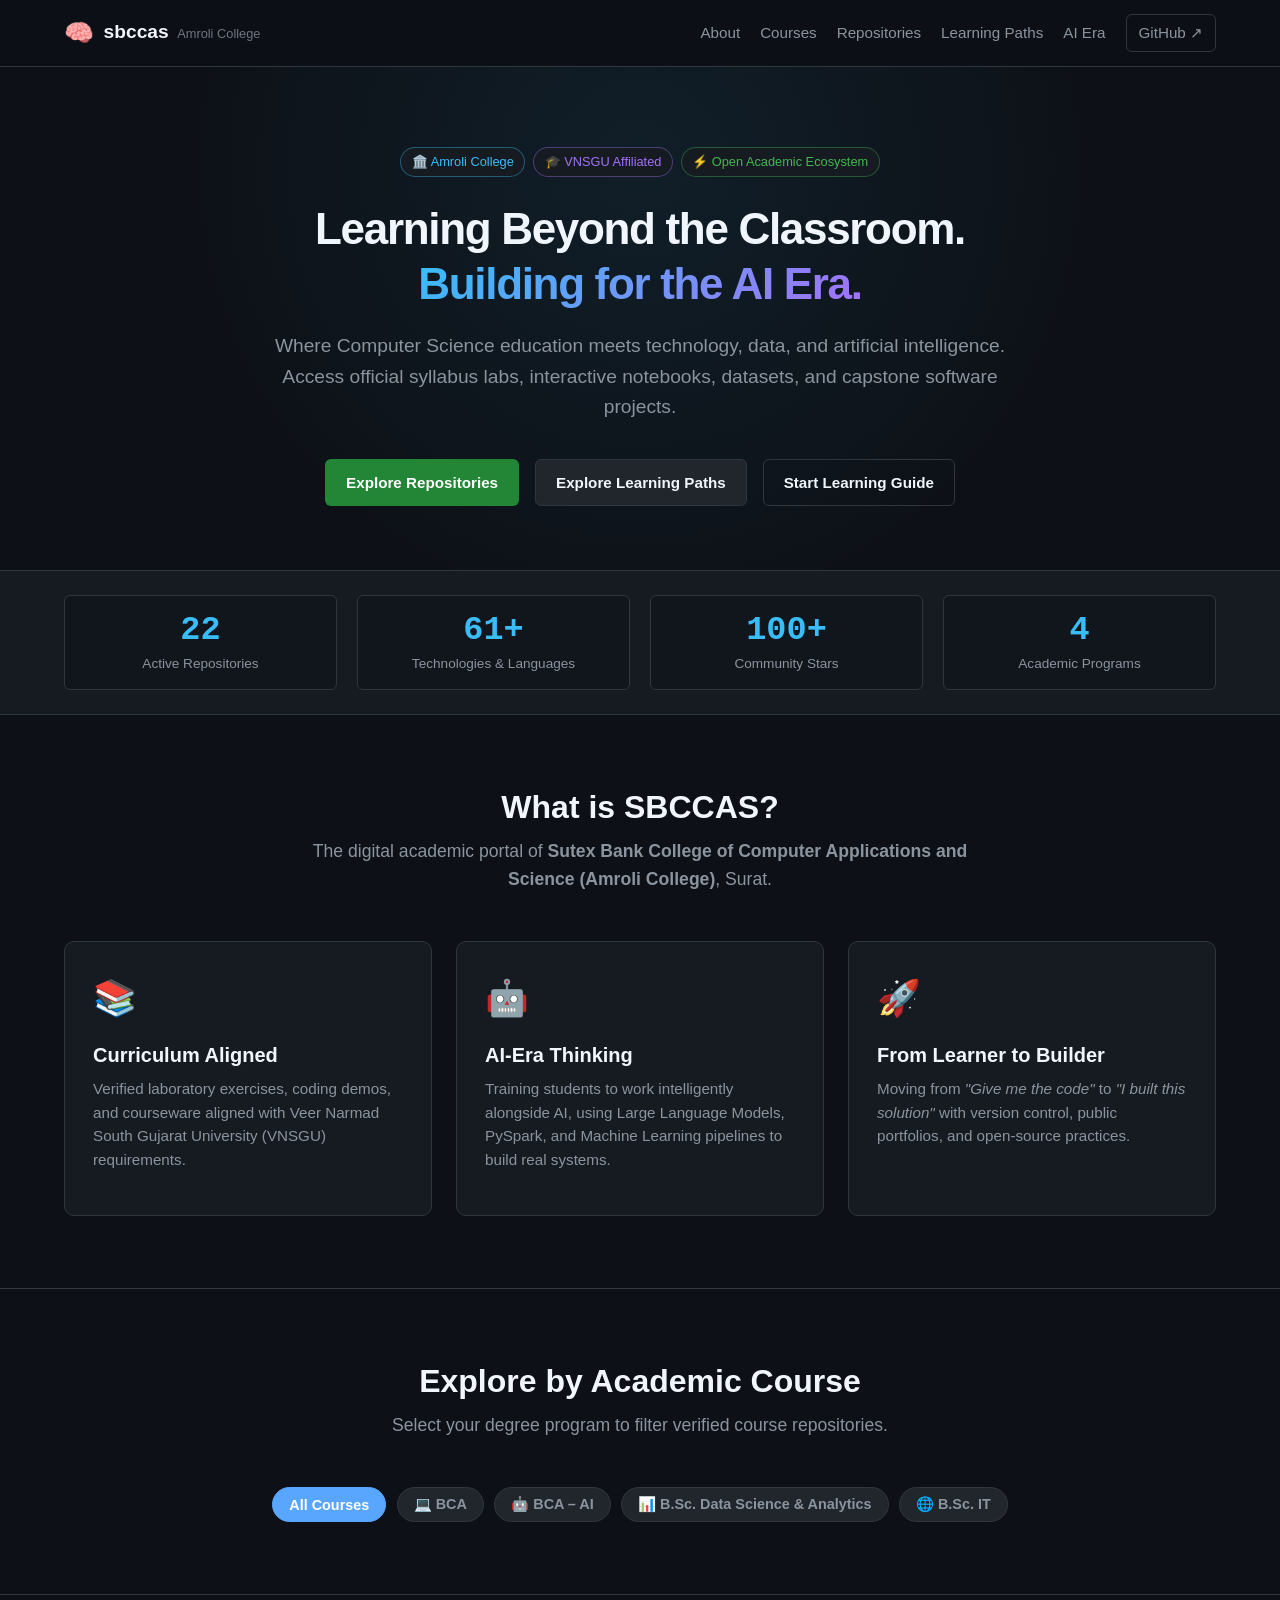
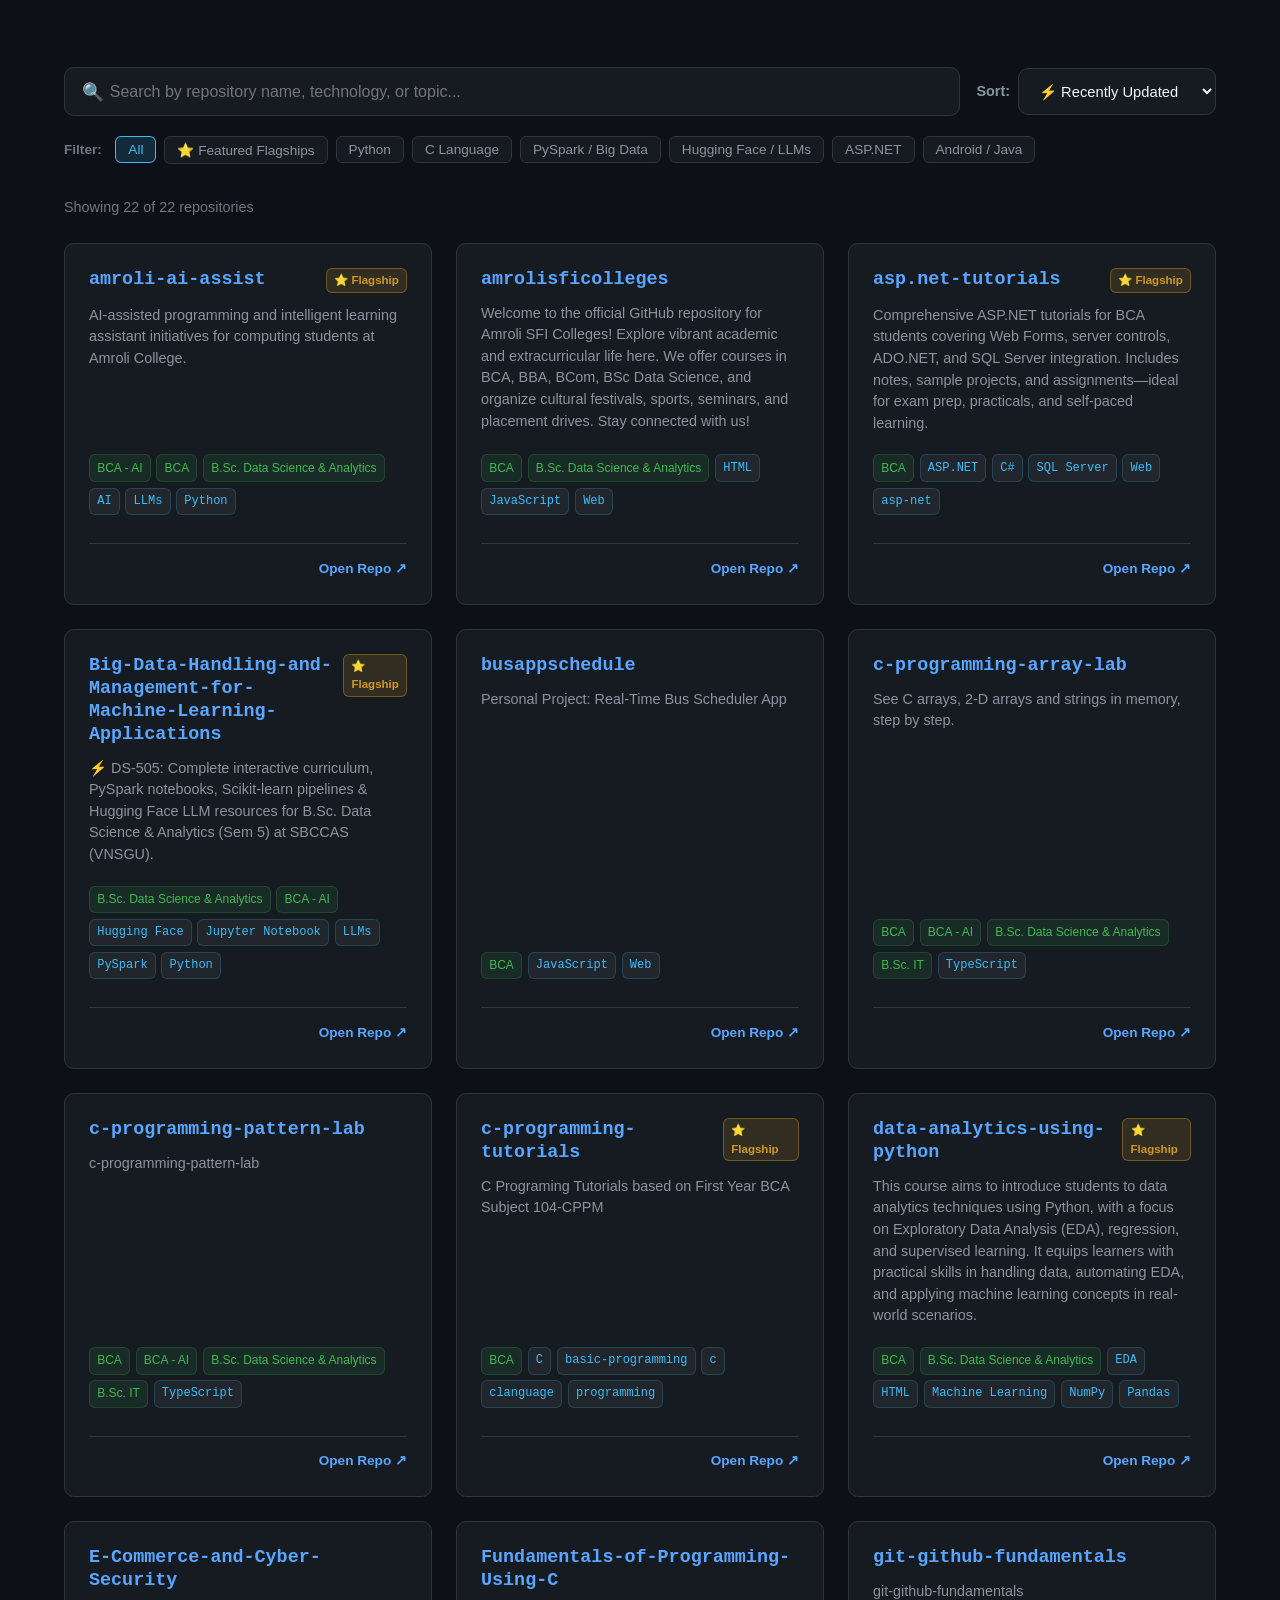
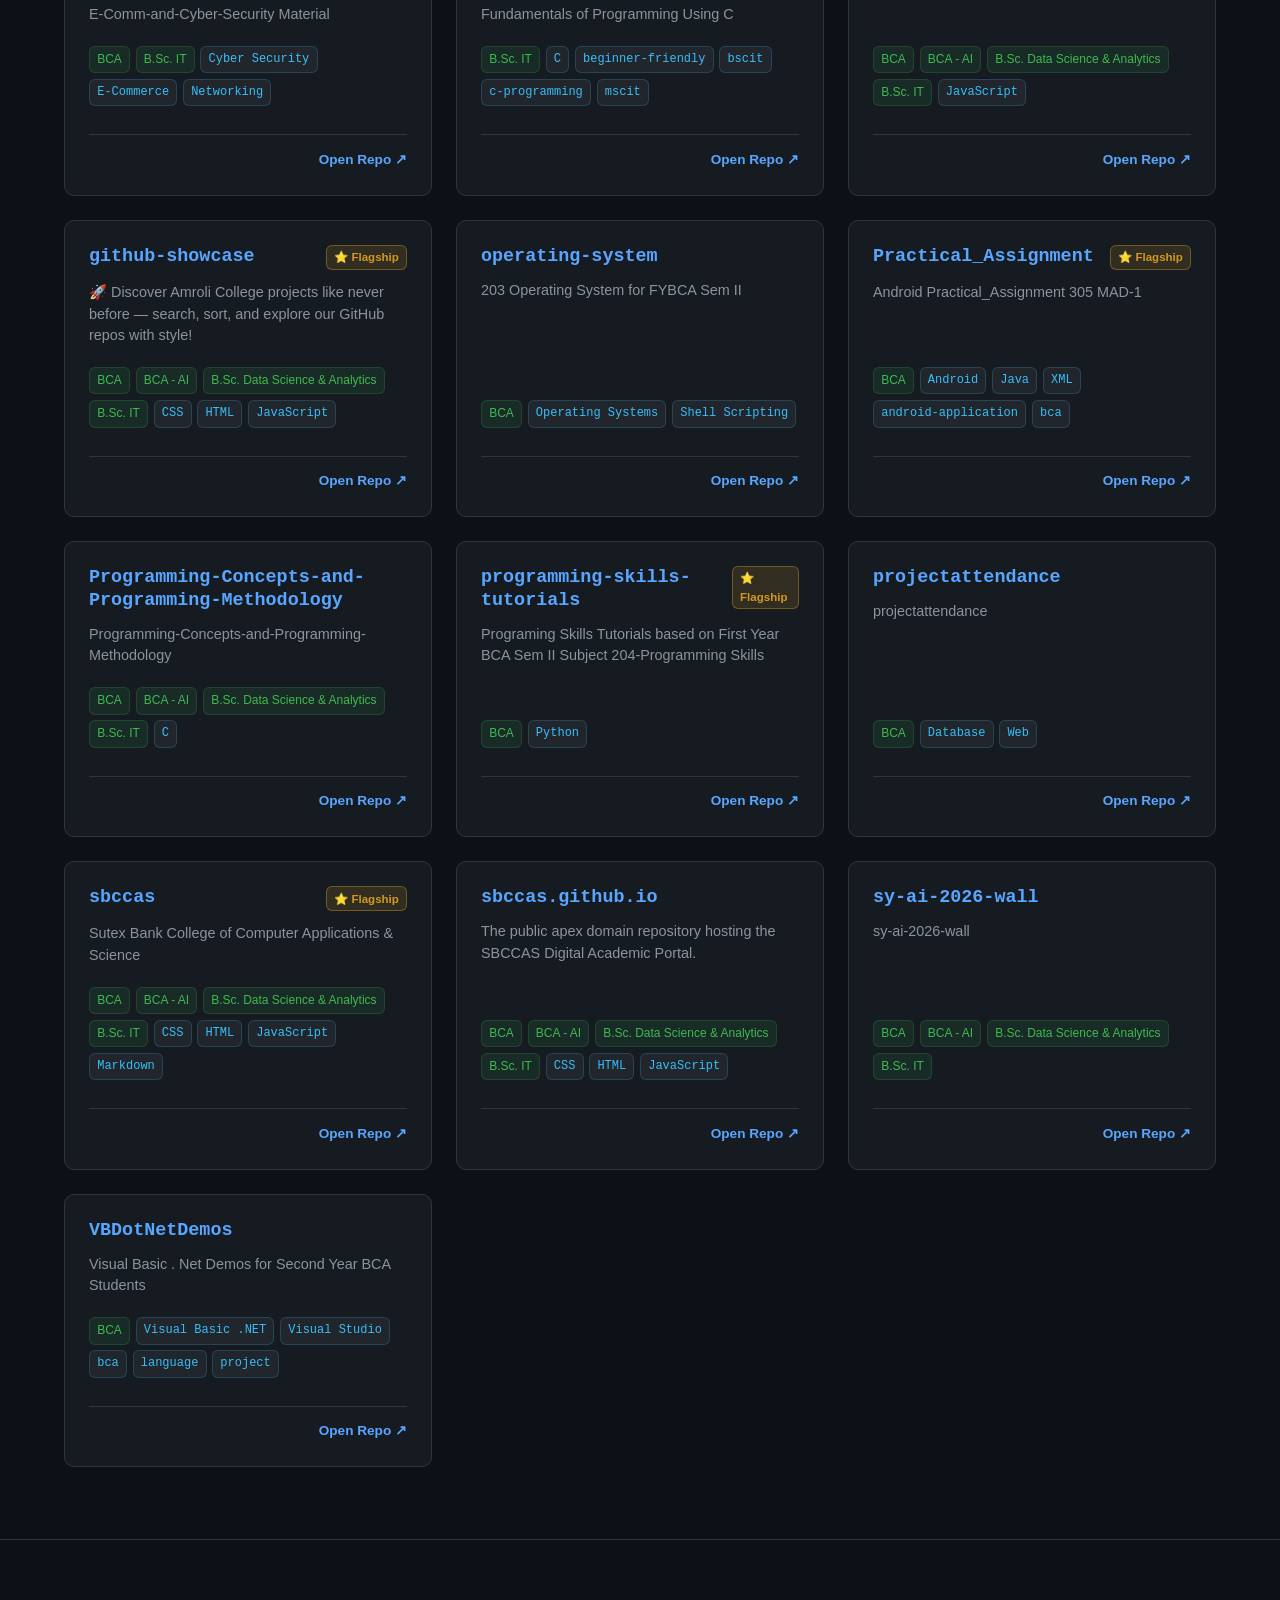
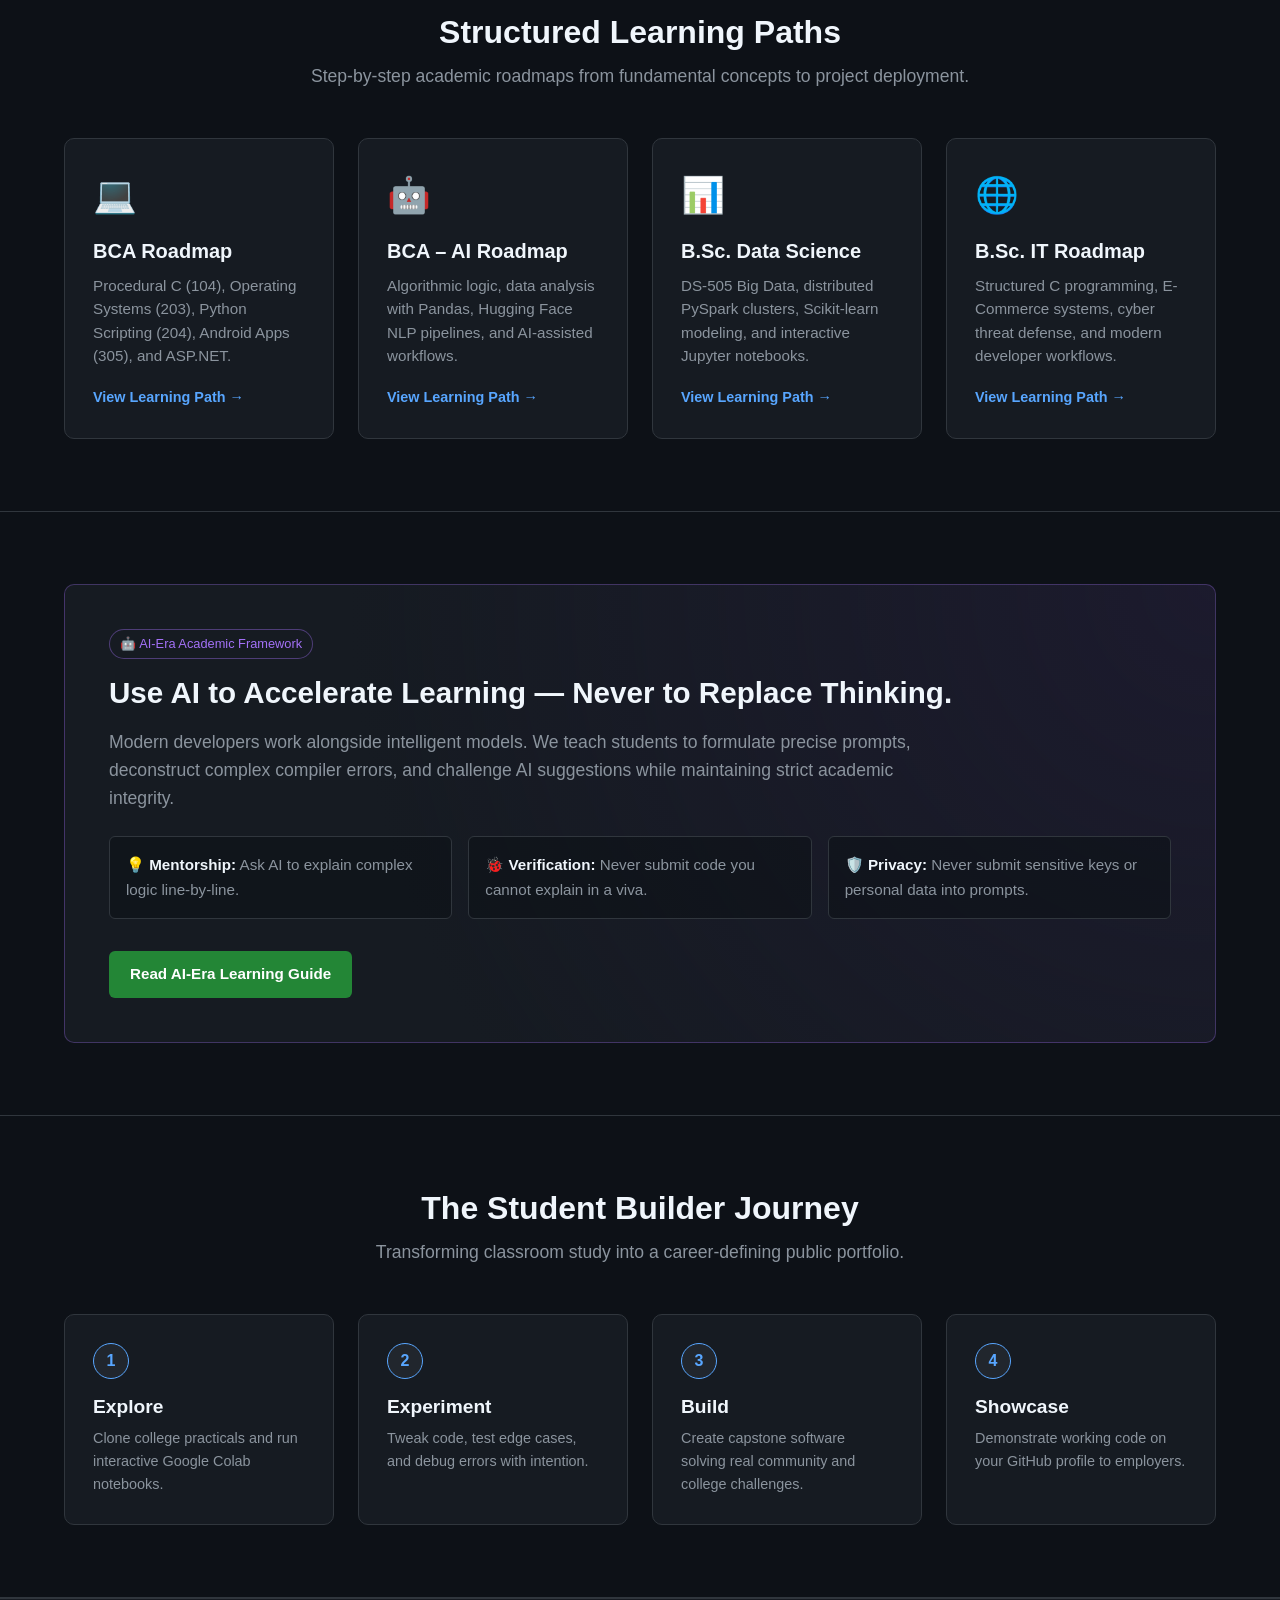
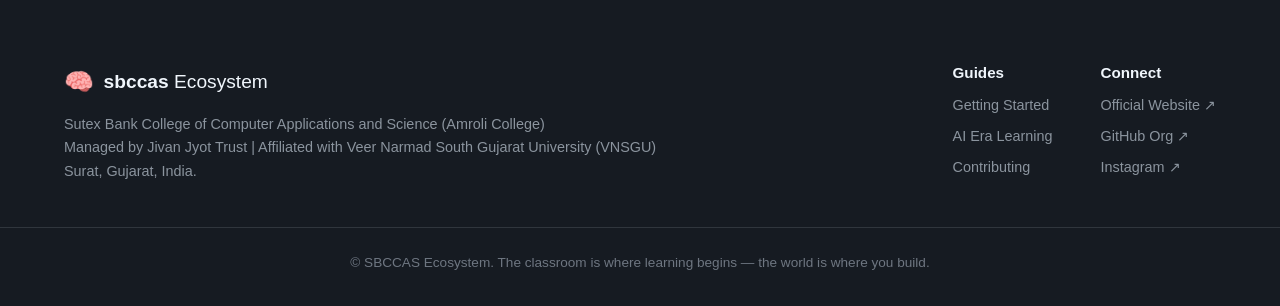
<file: index.html>
<!DOCTYPE html>
<html lang="en">
<head>
  <meta charset="UTF-8">
  <meta name="viewport" content="width=device-width, initial-scale=1.0">
  <title>SBCCAS — Digital Academic Ecosystem | Amroli College</title>
  <meta name="description" content="Official academic technology ecosystem of Sutex Bank College of Computer Applications and Science (Amroli College), VNSGU. Learning Beyond the Classroom. Building for the AI Era.">
  <meta name="keywords" content="SBCCAS, Amroli College, BCA, BCA AI, Data Science, VNSGU, Computer Applications, Python, Machine Learning, GitHub">
  <meta name="author" content="SBCCAS - Amroli College">

  <!-- Open Graph / Meta -->
  <meta property="og:type" content="website">
  <meta property="og:title" content="SBCCAS — Digital Academic Ecosystem">
  <meta property="og:description" content="Learning Beyond the Classroom. Building for the AI Era. Academic resources, datasets, practical programs, and projects.">
  <meta property="og:url" content="https://github.com/sbccas">

  <link rel="stylesheet" href="styles.css">
  <link rel="icon" href="data:image/svg+xml,<svg xmlns='http://www.w3.org/2000/svg' viewBox='0 0 100 100'><text y='.9em' font-size='90'>🧠</text></svg>">
</head>
<body>
  <!-- Header / Navigation -->
  <header class="site-header" role="banner">
    <div class="container header-container">
      <a href="#" class="brand" aria-label="SBCCAS Home">
        <span class="brand-icon">🧠</span>
        <span class="brand-text"><strong>sbccas</strong> <small class="brand-sub">Amroli College</small></span>
      </a>
      <nav class="site-nav" role="navigation" aria-label="Main Navigation">
        <a href="#about">About</a>
        <a href="#courses">Courses</a>
        <a href="#catalog">Repositories</a>
        <a href="#learning-paths">Learning Paths</a>
        <a href="#ai-era">AI Era</a>
        <a href="https://github.com/sbccas" target="_blank" rel="noopener noreferrer" class="btn btn-sm btn-outline">GitHub ↗</a>
      </nav>
    </div>
  </header>

  <!-- Hero Section -->
  <section class="hero-section" id="hero">
    <div class="container hero-container">
      <div class="hero-badge-strip">
        <span class="pill pill-cyan">🏛️ Amroli College</span>
        <span class="pill pill-purple">🎓 VNSGU Affiliated</span>
        <span class="pill pill-green">⚡ Open Academic Ecosystem</span>
      </div>
      <h1 class="hero-title">
        Learning Beyond the Classroom.<br>
        <span class="gradient-text">Building for the AI Era.</span>
      </h1>
      <p class="hero-subtitle">
        Where Computer Science education meets technology, data, and artificial intelligence. 
        Access official syllabus labs, interactive notebooks, datasets, and capstone software projects.
      </p>
      <div class="hero-actions">
        <a href="#catalog" class="btn btn-primary">Explore Repositories</a>
        <a href="#learning-paths" class="btn btn-secondary">Explore Learning Paths</a>
        <a href="docs/GETTING_STARTED.md" class="btn btn-outline">Start Learning Guide</a>
      </div>
    </div>
  </section>

  <!-- Ecosystem Live Statistics -->
  <section class="stats-strip" id="stats" aria-label="Ecosystem Live Metrics">
    <div class="container stats-container">
      <div class="stat-card">
        <span class="stat-number" id="stat-total-repos">--</span>
        <span class="stat-label">Active Repositories</span>
      </div>
      <div class="stat-card">
        <span class="stat-number" id="stat-techs">--</span>
        <span class="stat-label">Technologies & Languages</span>
      </div>
      <div class="stat-card">
        <span class="stat-number" id="stat-stars">--</span>
        <span class="stat-label">Community Stars</span>
      </div>
      <div class="stat-card">
        <span class="stat-number" id="stat-courses">4</span>
        <span class="stat-label">Academic Programs</span>
      </div>
    </div>
  </section>

  <!-- What is SBCCAS -->
  <section class="section section-about" id="about">
    <div class="container">
      <div class="section-header">
        <h2 class="section-title">What is SBCCAS?</h2>
        <p class="section-lead">
          The digital academic portal of <strong>Sutex Bank College of Computer Applications and Science (Amroli College)</strong>, Surat.
        </p>
      </div>

      <div class="grid-3">
        <div class="card info-card">
          <div class="card-icon">📚</div>
          <h3>Curriculum Aligned</h3>
          <p>Verified laboratory exercises, coding demos, and courseware aligned with Veer Narmad South Gujarat University (VNSGU) requirements.</p>
        </div>
        <div class="card info-card">
          <div class="card-icon">🤖</div>
          <h3>AI-Era Thinking</h3>
          <p>Training students to work intelligently alongside AI, using Large Language Models, PySpark, and Machine Learning pipelines to build real systems.</p>
        </div>
        <div class="card info-card">
          <div class="card-icon">🚀</div>
          <h3>From Learner to Builder</h3>
          <p>Moving from <em>"Give me the code"</em> to <em>"I built this solution"</em> with version control, public portfolios, and open-source practices.</p>
        </div>
      </div>
    </div>
  </section>

  <!-- Explore by Course -->
  <section class="section section-courses" id="courses">
    <div class="container">
      <div class="section-header">
        <h2 class="section-title">Explore by Academic Course</h2>
        <p class="section-lead">Select your degree program to filter verified course repositories.</p>
      </div>

      <div class="filter-pills" id="course-filter-group" role="group" aria-label="Course Filters">
        <button class="filter-pill active" data-course="all">All Courses</button>
        <button class="filter-pill" data-course="BCA">💻 BCA</button>
        <button class="filter-pill" data-course="BCA - AI">🤖 BCA – AI</button>
        <button class="filter-pill" data-course="B.Sc. Data Science & Analytics">📊 B.Sc. Data Science & Analytics</button>
        <button class="filter-pill" data-course="B.Sc. IT">🌐 B.Sc. IT</button>
      </div>
    </div>
  </section>

  <!-- Repository Catalog & Discovery -->
  <section class="section section-catalog" id="catalog">
    <div class="container">
      <div class="catalog-control-panel">
        <div class="catalog-controls-row">
          <div class="search-box">
            <span class="search-icon" aria-hidden="true">🔍</span>
            <input type="text" id="repo-search" placeholder="Search by repository name, technology, or topic..." aria-label="Search repositories">
            <button id="clear-search" class="clear-btn" aria-label="Clear search">✕</button>
          </div>
          <div class="sort-box">
            <label for="repo-sort" class="sort-label">Sort:</label>
            <select id="repo-sort" class="sort-select" aria-label="Sort repositories">
              <option value="updated">⚡ Recently Updated</option>
              <option value="stars">⭐ Most Stars</option>
              <option value="forks">🍴 Most Forked</option>
              <option value="name">🔤 Alphabetical (A–Z)</option>
            </select>
          </div>
        </div>

        <div class="tech-filter-bar" id="tech-filter-group" role="group" aria-label="Technology Filters">
          <span class="tech-filter-label">Filter:</span>
          <button class="tech-pill active" data-tech="all">All</button>
          <button class="tech-pill" data-tech="featured">⭐ Featured Flagships</button>
          <button class="tech-pill" data-tech="Python">Python</button>
          <button class="tech-pill" data-tech="C">C Language</button>
          <button class="tech-pill" data-tech="PySpark">PySpark / Big Data</button>
          <button class="tech-pill" data-tech="Hugging Face">Hugging Face / LLMs</button>
          <button class="tech-pill" data-tech="ASP.NET">ASP.NET</button>
          <button class="tech-pill" data-tech="Android">Android / Java</button>
        </div>
      </div>

      <div class="catalog-meta">
        <span id="catalog-count">Showing repositories...</span>
      </div>

      <!-- Repositories Grid Container -->
      <div id="repositories-grid" class="repositories-grid" aria-live="polite">
        <div class="loading-state">Loading repository ecosystem...</div>
      </div>
    </div>
  </section>

  <!-- Learning Paths Section -->
  <section class="section section-paths" id="learning-paths">
    <div class="container">
      <div class="section-header">
        <h2 class="section-title">Structured Learning Paths</h2>
        <p class="section-lead">Step-by-step academic roadmaps from fundamental concepts to project deployment.</p>
      </div>

      <div class="grid-4">
        <div class="card path-card">
          <div class="path-icon">💻</div>
          <h3>BCA Roadmap</h3>
          <p>Procedural C (104), Operating Systems (203), Python Scripting (204), Android Apps (305), and ASP.NET.</p>
          <a href="docs/learning-paths/bca.md" class="card-link">View Learning Path →</a>
        </div>
        <div class="card path-card">
          <div class="path-icon">🤖</div>
          <h3>BCA – AI Roadmap</h3>
          <p>Algorithmic logic, data analysis with Pandas, Hugging Face NLP pipelines, and AI-assisted workflows.</p>
          <a href="docs/learning-paths/bca-ai.md" class="card-link">View Learning Path →</a>
        </div>
        <div class="card path-card">
          <div class="path-icon">📊</div>
          <h3>B.Sc. Data Science</h3>
          <p>DS-505 Big Data, distributed PySpark clusters, Scikit-learn modeling, and interactive Jupyter notebooks.</p>
          <a href="docs/learning-paths/bsc-data-science.md" class="card-link">View Learning Path →</a>
        </div>
        <div class="card path-card">
          <div class="path-icon">🌐</div>
          <h3>B.Sc. IT Roadmap</h3>
          <p>Structured C programming, E-Commerce systems, cyber threat defense, and modern developer workflows.</p>
          <a href="docs/learning-paths/bsc-it.md" class="card-link">View Learning Path →</a>
        </div>
      </div>
    </div>
  </section>

  <!-- AI-Era Learning Section -->
  <section class="section section-ai" id="ai-era">
    <div class="container">
      <div class="card ai-card">
        <div class="ai-content">
          <span class="pill pill-purple">🤖 AI-Era Academic Framework</span>
          <h2 class="ai-title">Use AI to Accelerate Learning — Never to Replace Thinking.</h2>
          <p class="ai-text">
            Modern developers work alongside intelligent models. We teach students to formulate precise prompts, deconstruct complex compiler errors, and challenge AI suggestions while maintaining strict academic integrity.
          </p>
          <div class="ai-principles">
            <div class="principle-item">
              <strong>💡 Mentorship:</strong> Ask AI to explain complex logic line-by-line.
            </div>
            <div class="principle-item">
              <strong>🐞 Verification:</strong> Never submit code you cannot explain in a viva.
            </div>
            <div class="principle-item">
              <strong>🛡️ Privacy:</strong> Never submit sensitive keys or personal data into prompts.
            </div>
          </div>
          <div class="ai-actions">
            <a href="docs/AI_ERA_LEARNING.md" class="btn btn-primary">Read AI-Era Learning Guide</a>
          </div>
        </div>
      </div>
    </div>
  </section>

  <!-- How GitHub Fits into Student Learning -->
  <section class="section section-journey" id="journey">
    <div class="container">
      <div class="section-header">
        <h2 class="section-title">The Student Builder Journey</h2>
        <p class="section-lead">Transforming classroom study into a career-defining public portfolio.</p>
      </div>

      <div class="journey-steps">
        <div class="step-card">
          <div class="step-num">1</div>
          <h4>Explore</h4>
          <p>Clone college practicals and run interactive Google Colab notebooks.</p>
        </div>
        <div class="step-card">
          <div class="step-num">2</div>
          <h4>Experiment</h4>
          <p>Tweak code, test edge cases, and debug errors with intention.</p>
        </div>
        <div class="step-card">
          <div class="step-num">3</div>
          <h4>Build</h4>
          <p>Create capstone software solving real community and college challenges.</p>
        </div>
        <div class="step-card">
          <div class="step-num">4</div>
          <h4>Showcase</h4>
          <p>Demonstrate working code on your GitHub profile to employers.</p>
        </div>
      </div>
    </div>
  </section>

  <!-- Call to Action / Footer -->
  <footer class="site-footer" role="contentinfo">
    <div class="container footer-container">
      <div class="footer-info">
        <div class="brand footer-brand">
          <span class="brand-icon">🧠</span>
          <span class="brand-text"><strong>sbccas</strong> Ecosystem</span>
        </div>
        <p class="footer-desc">
          Sutex Bank College of Computer Applications and Science (Amroli College)<br>
          Managed by Jivan Jyot Trust | Affiliated with Veer Narmad South Gujarat University (VNSGU)<br>
          Surat, Gujarat, India.
        </p>
      </div>

      <div class="footer-links">
        <div class="link-group">
          <h5>Guides</h5>
          <a href="docs/GETTING_STARTED.md">Getting Started</a>
          <a href="docs/AI_ERA_LEARNING.md">AI Era Learning</a>
          <a href="docs/CONTRIBUTING.md">Contributing</a>
        </div>
        <div class="link-group">
          <h5>Connect</h5>
          <a href="https://www.amrolicollege.ac.in" target="_blank" rel="noopener noreferrer">Official Website ↗</a>
          <a href="https://github.com/sbccas" target="_blank" rel="noopener noreferrer">GitHub Org ↗</a>
          <a href="https://www.instagram.com/amrolibca/" target="_blank" rel="noopener noreferrer">Instagram ↗</a>
        </div>
      </div>
    </div>
    <div class="footer-bottom">
      <div class="container">
        <p>&copy; SBCCAS Ecosystem. The classroom is where learning begins — the world is where you build.</p>
      </div>
    </div>
  </footer>

  <script src="script.js"></script>
</body>
</html>
</file>
<file: styles.css>
/* ==========================================================================
   SBCCAS Digital Academic Portal Styles
   Futuristic / Academic Cyber-Minimalist Theme
   ========================================================================== */

:root {
  --bg-primary: #0d1117;
  --bg-secondary: #161b22;
  --bg-card: #21262d;
  --bg-card-hover: #262c36;
  --border-color: #30363d;
  --border-highlight: #388bfd33;

  --text-primary: #f0f6fc;
  --text-secondary: #8b949e;
  --text-muted: #6e7681;

  --accent-blue: #58a6ff;
  --accent-cyan: #38bdf8;
  --accent-purple: #a371f7;
  --accent-green: #3fb950;
  --accent-orange: #d29922;

  --font-sans: -apple-system, BlinkMacSystemFont, "Segoe UI", Roboto, Helvetica, Arial, sans-serif;
  --font-mono: ui-monospace, SFMono-Regular, "SF Mono", Menlo, Consolas, monospace;

  --transition-speed: 0.2s;
  --radius-sm: 6px;
  --radius-md: 10px;
  --radius-lg: 16px;
}

* {
  box-sizing: border-box;
  margin: 0;
  padding: 0;
}

html {
  scroll-behavior: smooth;
}

body {
  font-family: var(--font-sans);
  background-color: var(--bg-primary);
  color: var(--text-primary);
  line-height: 1.6;
  -webkit-font-smoothing: antialiased;
  overflow-x: hidden;
}

/* Layout Utilities */
.container {
  width: 100%;
  max-width: 1200px;
  margin: 0 auto;
  padding: 0 1.5rem;
}

/* Typography & Links */
a {
  color: var(--accent-blue);
  text-decoration: none;
  transition: color var(--transition-speed);
}

a:hover {
  text-decoration: underline;
}

h1, h2, h3, h4, h5 {
  color: var(--text-primary);
  font-weight: 700;
  line-height: 1.25;
}

.gradient-text {
  background: linear-gradient(135deg, var(--accent-cyan), var(--accent-purple));
  -webkit-background-clip: text;
  -webkit-text-fill-color: transparent;
}

/* Header */
.site-header {
  position: sticky;
  top: 0;
  z-index: 100;
  background-color: rgba(13, 17, 23, 0.85);
  backdrop-filter: blur(12px);
  border-bottom: 1px solid var(--border-color);
  padding: 0.85rem 0;
}

.header-container {
  display: flex;
  justify-content: space-between;
  align-items: center;
}

.brand {
  display: flex;
  align-items: center;
  gap: 0.6rem;
  color: var(--text-primary);
  font-size: 1.2rem;
  text-decoration: none;
}

.brand-icon {
  font-size: 1.5rem;
}

.brand-sub {
  color: var(--text-muted);
  font-size: 0.8rem;
  font-weight: 400;
  margin-left: 0.2rem;
}

.site-nav {
  display: flex;
  align-items: center;
  gap: 1.25rem;
}

.site-nav a {
  color: var(--text-secondary);
  font-size: 0.95rem;
  font-weight: 500;
}

.site-nav a:hover {
  color: var(--text-primary);
  text-decoration: none;
}

/* Buttons */
.btn {
  display: inline-flex;
  align-items: center;
  justify-content: center;
  padding: 0.65rem 1.25rem;
  border-radius: var(--radius-sm);
  font-size: 0.95rem;
  font-weight: 600;
  cursor: pointer;
  transition: all var(--transition-speed);
  border: 1px solid transparent;
  text-decoration: none !important;
}

.btn-primary {
  background-color: #238636;
  color: #ffffff;
}

.btn-primary:hover {
  background-color: #2ea043;
}

.btn-secondary {
  background-color: var(--bg-card);
  border-color: var(--border-color);
  color: var(--text-primary);
}

.btn-secondary:hover {
  background-color: var(--bg-card-hover);
  border-color: var(--accent-blue);
}

.btn-outline {
  background: transparent;
  border-color: var(--border-color);
  color: var(--text-primary);
}

.btn-outline:hover {
  border-color: var(--accent-blue);
  background-color: rgba(88, 166, 255, 0.1);
}

.btn-sm {
  padding: 0.35rem 0.75rem;
  font-size: 0.85rem;
}

/* Hero Section */
.hero-section {
  padding: 5rem 0 4rem;
  text-align: center;
  border-bottom: 1px solid var(--border-color);
  background: radial-gradient(circle at 50% 20%, rgba(56, 189, 248, 0.08) 0%, transparent 60%);
}

.hero-badge-strip {
  display: flex;
  justify-content: center;
  flex-wrap: wrap;
  gap: 0.5rem;
  margin-bottom: 1.5rem;
}

.hero-title {
  font-size: 2.75rem;
  margin-bottom: 1.25rem;
  letter-spacing: -0.03em;
}

.hero-subtitle {
  font-size: 1.2rem;
  color: var(--text-secondary);
  max-width: 760px;
  margin: 0 auto 2.25rem;
}

.hero-actions {
  display: flex;
  justify-content: center;
  flex-wrap: wrap;
  gap: 1rem;
}

/* Ecosystem Statistics Strip */
.stats-strip {
  background-color: var(--bg-secondary);
  border-bottom: 1px solid var(--border-color);
  padding: 1.5rem 0;
}

.stats-container {
  display: grid;
  grid-template-columns: repeat(auto-fit, minmax(200px, 1fr));
  gap: 1.25rem;
  text-align: center;
}

.stat-card {
  padding: 0.85rem 1rem;
  background-color: rgba(13, 17, 23, 0.5);
  border: 1px solid var(--border-color);
  border-radius: var(--radius-sm);
  transition: border-color var(--transition-speed);
}

.stat-card:hover {
  border-color: var(--accent-cyan);
}

.stat-number {
  display: block;
  font-size: 2.1rem;
  font-weight: 800;
  font-family: var(--font-mono);
  color: var(--accent-cyan);
  line-height: 1.2;
}

.stat-label {
  font-size: 0.85rem;
  color: var(--text-secondary);
  font-weight: 500;
  margin-top: 0.25rem;
}

/* Badges & Pills */
.pill {
  display: inline-flex;
  align-items: center;
  gap: 0.35rem;
  padding: 0.25rem 0.65rem;
  border-radius: 9999px;
  font-size: 0.8rem;
  font-weight: 500;
  border: 1px solid var(--border-color);
  background-color: var(--bg-secondary);
}

.pill-cyan { border-color: rgba(56, 189, 248, 0.4); color: var(--accent-cyan); }
.pill-purple { border-color: rgba(163, 113, 247, 0.4); color: var(--accent-purple); }
.pill-green { border-color: rgba(63, 185, 80, 0.4); color: var(--accent-green); }

/* Common Sections */
.section {
  padding: 4.5rem 0;
  border-bottom: 1px solid var(--border-color);
}

.section-header {
  text-align: center;
  margin-bottom: 3rem;
}

.section-title {
  font-size: 2rem;
  margin-bottom: 0.6rem;
}

.section-lead {
  color: var(--text-secondary);
  font-size: 1.1rem;
  max-width: 680px;
  margin: 0 auto;
}

/* Grids */
.grid-3 {
  display: grid;
  grid-template-columns: repeat(auto-fit, minmax(300px, 1fr));
  gap: 1.5rem;
}

.grid-4 {
  display: grid;
  grid-template-columns: repeat(auto-fit, minmax(250px, 1fr));
  gap: 1.5rem;
}

/* Cards */
.card {
  background-color: var(--bg-secondary);
  border: 1px solid var(--border-color);
  border-radius: var(--radius-md);
  padding: 1.75rem;
  transition: transform var(--transition-speed), border-color var(--transition-speed);
}

.card:hover {
  transform: translateY(-3px);
  border-color: var(--accent-blue);
}

.card-icon, .path-icon {
  font-size: 2.2rem;
  margin-bottom: 1rem;
}

.info-card h3, .path-card h3 {
  font-size: 1.25rem;
  margin-bottom: 0.6rem;
}

.info-card p, .path-card p {
  color: var(--text-secondary);
  font-size: 0.95rem;
  line-height: 1.55;
  margin-bottom: 1rem;
}

.card-link {
  font-size: 0.9rem;
  font-weight: 600;
}

/* Course Filters */
.filter-pills {
  display: flex;
  justify-content: center;
  flex-wrap: wrap;
  gap: 0.65rem;
  margin-top: 1rem;
}

.filter-pill {
  background-color: var(--bg-card);
  color: var(--text-secondary);
  border: 1px solid var(--border-color);
  padding: 0.5rem 1rem;
  border-radius: 9999px;
  font-size: 0.9rem;
  font-weight: 600;
  cursor: pointer;
  transition: all var(--transition-speed);
}

.filter-pill:hover, .filter-pill.active {
  background-color: var(--accent-blue);
  color: #ffffff;
  border-color: var(--accent-blue);
}

/* Catalog Controls */
.catalog-control-panel {
  display: flex;
  flex-direction: column;
  gap: 1.25rem;
  margin-bottom: 2rem;
}

.catalog-controls-row {
  display: flex;
  gap: 1rem;
  align-items: center;
  flex-wrap: wrap;
}

.catalog-controls-row .search-box {
  flex: 1 1 320px;
}

.sort-box {
  display: flex;
  align-items: center;
  gap: 0.5rem;
}

.sort-label {
  font-size: 0.9rem;
  color: var(--text-secondary);
  font-weight: 600;
  white-space: nowrap;
}

.sort-select {
  background-color: var(--bg-secondary);
  color: var(--text-primary);
  border: 1px solid var(--border-color);
  border-radius: var(--radius-md);
  padding: 0.85rem 1rem;
  font-size: 0.92rem;
  font-family: inherit;
  outline: none;
  cursor: pointer;
  transition: border-color var(--transition-speed);
}

.sort-select:focus {
  border-color: var(--accent-blue);
}

.search-box {
  position: relative;
  width: 100%;
}

.search-icon {
  position: absolute;
  left: 1.1rem;
  top: 50%;
  transform: translateY(-50%);
  color: var(--text-muted);
  font-size: 1.1rem;
}

.search-box input {
  width: 100%;
  padding: 0.9rem 2.8rem 0.9rem 2.8rem;
  background-color: var(--bg-secondary);
  border: 1px solid var(--border-color);
  border-radius: var(--radius-md);
  color: var(--text-primary);
  font-size: 1rem;
  font-family: inherit;
  outline: none;
  transition: border-color var(--transition-speed), box-shadow var(--transition-speed);
}

.search-box input:focus {
  border-color: var(--accent-blue);
  box-shadow: 0 0 0 3px rgba(88, 166, 255, 0.15);
}

.clear-btn {
  position: absolute;
  right: 1.1rem;
  top: 50%;
  transform: translateY(-50%);
  background: none;
  border: none;
  color: var(--text-muted);
  cursor: pointer;
  font-size: 1rem;
  display: none;
}

.clear-btn:hover {
  color: var(--text-primary);
}

.tech-filter-bar {
  display: flex;
  align-items: center;
  flex-wrap: wrap;
  gap: 0.5rem;
}

.tech-filter-label {
  font-size: 0.85rem;
  color: var(--text-muted);
  font-weight: 600;
  margin-right: 0.35rem;
}

.tech-pill {
  background-color: var(--bg-secondary);
  border: 1px solid var(--border-color);
  color: var(--text-secondary);
  padding: 0.3rem 0.75rem;
  border-radius: var(--radius-sm);
  font-size: 0.85rem;
  cursor: pointer;
  transition: all var(--transition-speed);
}

.tech-pill:hover, .tech-pill.active {
  background-color: rgba(56, 189, 248, 0.15);
  border-color: var(--accent-cyan);
  color: var(--accent-cyan);
}

.catalog-meta {
  margin-bottom: 1.5rem;
  color: var(--text-muted);
  font-size: 0.9rem;
}

/* Repositories Grid & Repo Card */
.repositories-grid {
  display: grid;
  grid-template-columns: repeat(auto-fill, minmax(340px, 1fr));
  gap: 1.5rem;
}

.repo-card {
  display: flex;
  flex-direction: column;
  justify-content: space-between;
  background-color: var(--bg-secondary);
  border: 1px solid var(--border-color);
  border-radius: var(--radius-md);
  padding: 1.5rem;
  transition: all var(--transition-speed);
}

.repo-card:hover {
  border-color: var(--accent-blue);
  transform: translateY(-2px);
  box-shadow: 0 4px 20px rgba(0, 0, 0, 0.3);
}

.repo-header {
  display: flex;
  justify-content: space-between;
  align-items: flex-start;
  margin-bottom: 0.75rem;
  gap: 0.5rem;
}

.repo-title {
  font-size: 1.15rem;
  font-family: var(--font-mono);
  word-break: break-word;
}

.repo-level {
  font-size: 0.75rem;
  padding: 0.2rem 0.5rem;
  border-radius: var(--radius-sm);
  background-color: rgba(163, 113, 247, 0.15);
  color: var(--accent-purple);
  border: 1px solid rgba(163, 113, 247, 0.3);
  white-space: nowrap;
}

.repo-desc {
  color: var(--text-secondary);
  font-size: 0.9rem;
  line-height: 1.5;
  margin-bottom: 1.25rem;
  flex-grow: 1;
}

.repo-meta {
  display: flex;
  flex-direction: column;
  gap: 0.75rem;
  margin-top: auto;
}

.repo-tags {
  display: flex;
  flex-wrap: wrap;
  gap: 0.35rem;
}

.tag-tech {
  font-size: 0.75rem;
  font-family: var(--font-mono);
  background-color: var(--bg-card);
  color: var(--accent-cyan);
  padding: 0.2rem 0.45rem;
  border-radius: var(--radius-sm);
  border: 1px solid rgba(56, 189, 248, 0.2);
}

.tag-course {
  font-size: 0.75rem;
  background-color: rgba(63, 185, 80, 0.1);
  color: var(--accent-green);
  padding: 0.2rem 0.45rem;
  border-radius: var(--radius-sm);
  border: 1px solid rgba(63, 185, 80, 0.2);
}

.repo-footer {
  display: flex;
  justify-content: space-between;
  align-items: center;
  padding-top: 0.85rem;
  margin-top: 1rem;
  border-top: 1px solid var(--border-color);
  flex-wrap: wrap;
  gap: 0.6rem;
}

.repo-metrics {
  display: flex;
  align-items: center;
  gap: 0.65rem;
  font-size: 0.8rem;
  color: var(--text-secondary);
  font-family: var(--font-mono);
}

.metric-item {
  display: inline-flex;
  align-items: center;
  gap: 0.2rem;
}

.tag-featured-badge {
  font-size: 0.72rem;
  background-color: rgba(210, 153, 34, 0.15);
  color: var(--accent-orange);
  padding: 0.15rem 0.45rem;
  border-radius: var(--radius-sm);
  border: 1px solid rgba(210, 153, 34, 0.4);
  font-weight: 600;
  display: inline-flex;
  align-items: center;
  gap: 0.2rem;
}

.repo-cat {
  font-size: 0.8rem;
  color: var(--text-muted);
}

.repo-link {
  font-size: 0.85rem;
  font-weight: 600;
  display: inline-flex;
  align-items: center;
  gap: 0.25rem;
}

/* AI Section Card */
.ai-card {
  background: radial-gradient(circle at 100% 0%, rgba(163, 113, 247, 0.1) 0%, var(--bg-secondary) 70%);
  border: 1px solid rgba(163, 113, 247, 0.3);
  padding: 2.75rem;
}

.ai-title {
  font-size: 1.85rem;
  margin: 1rem 0;
}

.ai-text {
  color: var(--text-secondary);
  font-size: 1.1rem;
  margin-bottom: 1.5rem;
  max-width: 820px;
}

.ai-principles {
  display: grid;
  grid-template-columns: repeat(auto-fit, minmax(240px, 1fr));
  gap: 1rem;
  margin-bottom: 2rem;
}

.principle-item {
  background-color: rgba(13, 17, 23, 0.6);
  padding: 1rem;
  border-radius: var(--radius-sm);
  border: 1px solid var(--border-color);
  font-size: 0.95rem;
  color: var(--text-secondary);
}

.principle-item strong {
  color: var(--text-primary);
}

/* Journey Steps */
.journey-steps {
  display: grid;
  grid-template-columns: repeat(auto-fit, minmax(220px, 1fr));
  gap: 1.5rem;
}

.step-card {
  position: relative;
  background-color: var(--bg-secondary);
  border: 1px solid var(--border-color);
  border-radius: var(--radius-md);
  padding: 1.75rem;
}

.step-num {
  width: 36px;
  height: 36px;
  border-radius: 50%;
  background-color: var(--bg-card);
  border: 1px solid var(--accent-blue);
  color: var(--accent-blue);
  display: flex;
  align-items: center;
  justify-content: center;
  font-weight: 700;
  margin-bottom: 1rem;
}

.step-card h4 {
  font-size: 1.2rem;
  margin-bottom: 0.5rem;
}

.step-card p {
  color: var(--text-secondary);
  font-size: 0.9rem;
}

/* Footer */
.site-footer {
  background-color: var(--bg-secondary);
  border-top: 1px solid var(--border-color);
  padding: 4rem 0 2rem;
}

.footer-container {
  display: flex;
  justify-content: space-between;
  flex-wrap: wrap;
  gap: 2.5rem;
  margin-bottom: 2.5rem;
}

.footer-desc {
  color: var(--text-secondary);
  font-size: 0.9rem;
  margin-top: 0.75rem;
  line-height: 1.6;
}

.footer-links {
  display: flex;
  gap: 3rem;
}

.link-group h5 {
  font-size: 0.95rem;
  margin-bottom: 0.75rem;
  color: var(--text-primary);
}

.link-group a {
  display: block;
  color: var(--text-secondary);
  font-size: 0.9rem;
  margin-bottom: 0.5rem;
}

.link-group a:hover {
  color: var(--accent-blue);
}

.footer-bottom {
  border-top: 1px solid var(--border-color);
  padding-top: 1.5rem;
  text-align: center;
  color: var(--text-muted);
  font-size: 0.85rem;
}

/* Loading & Empty States */
.loading-state, .empty-state {
  grid-column: 1 / -1;
  text-align: center;
  padding: 3rem 1rem;
  color: var(--text-secondary);
  background-color: var(--bg-secondary);
  border-radius: var(--radius-md);
  border: 1px dashed var(--border-color);
}

/* Responsive Media Queries */
@media (max-width: 768px) {
  .hero-title {
    font-size: 2.1rem;
  }

  .site-header .container {
    flex-direction: column;
    gap: 0.75rem;
  }

  .site-nav {
    flex-wrap: wrap;
    justify-content: center;
    gap: 0.75rem;
  }

  .catalog-control-panel {
    gap: 1rem;
  }

  .footer-container {
    flex-direction: column;
    gap: 2rem;
  }
}

@media (max-width: 480px) {
  .hero-title {
    font-size: 1.75rem;
  }

  .hero-subtitle {
    font-size: 1rem;
  }

  .btn {
    width: 100%;
  }

  .repositories-grid {
    grid-template-columns: 1fr;
  }
}
</file>
